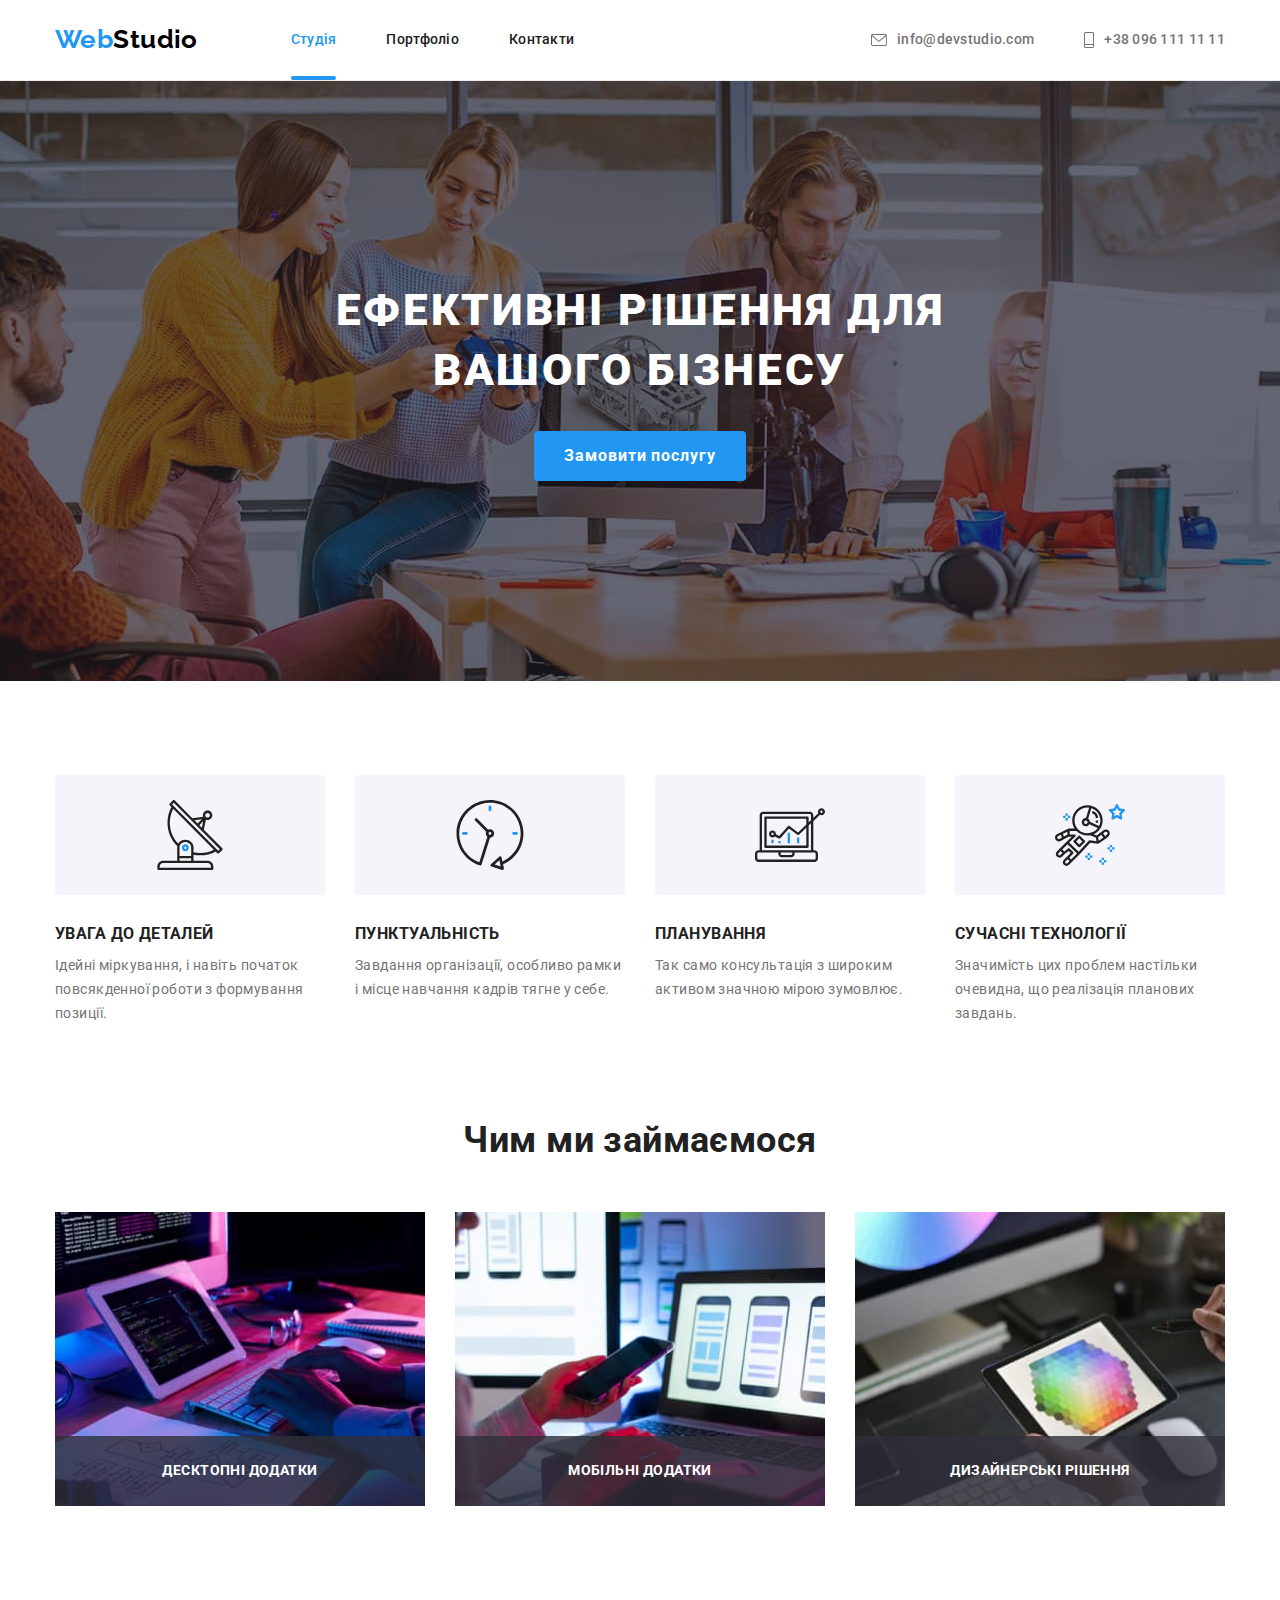
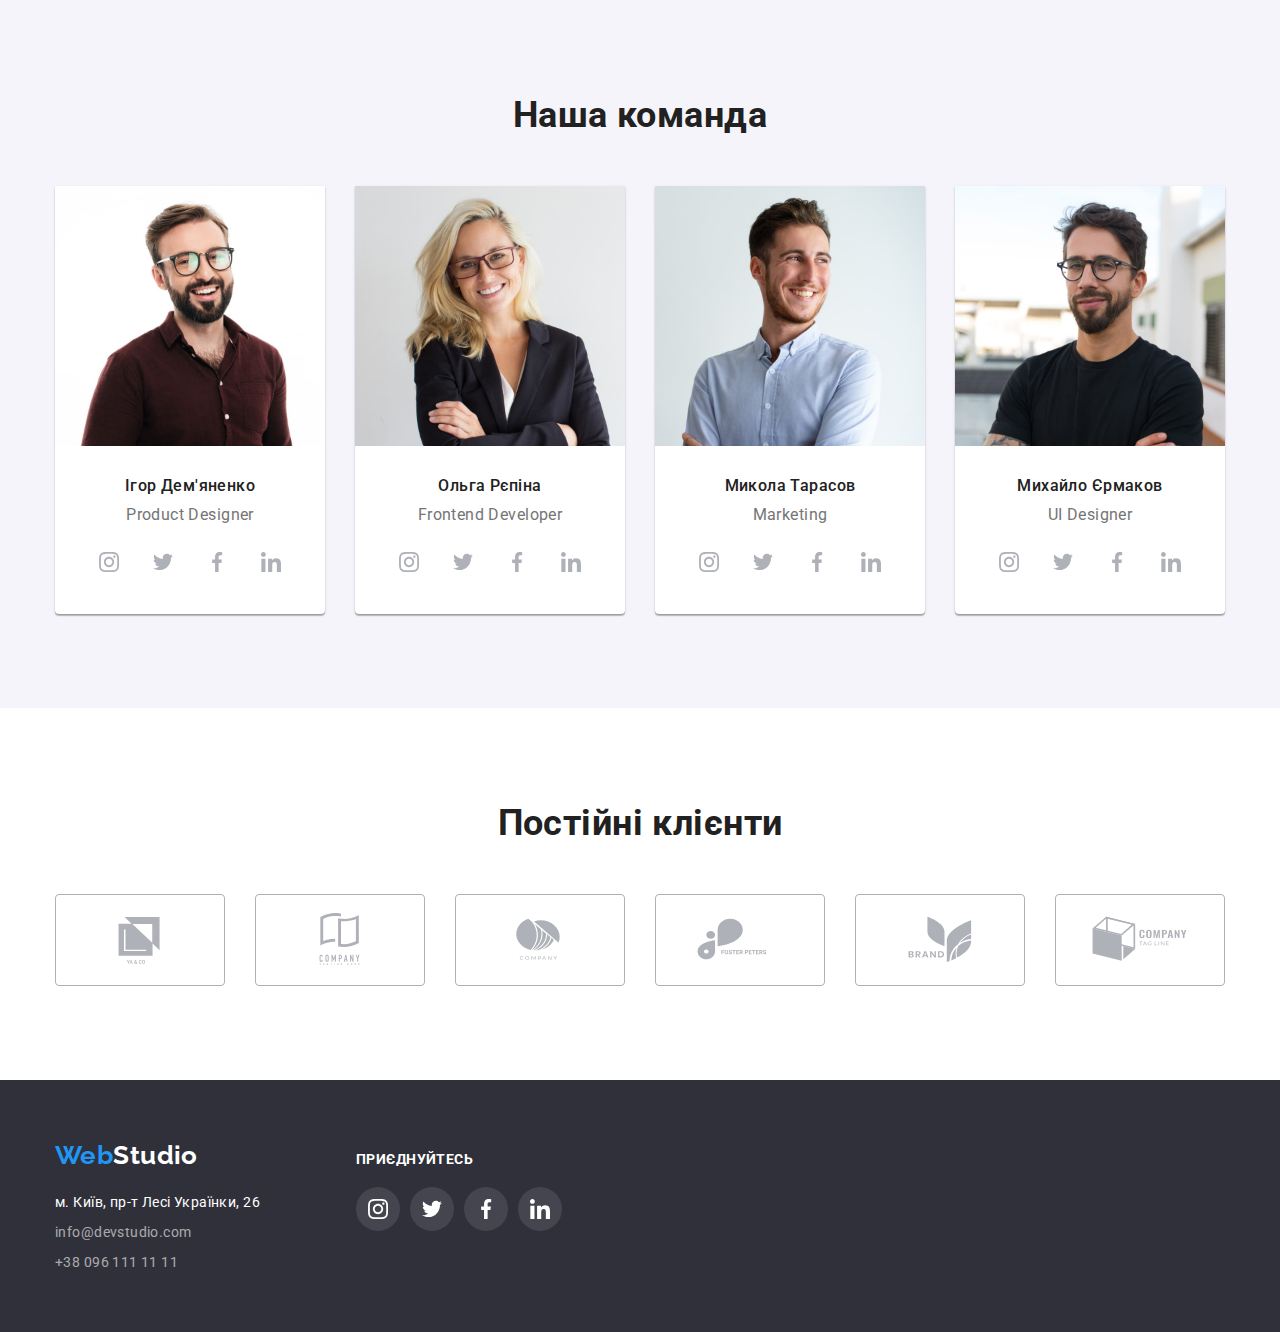
<file: index.html>
<!DOCTYPE html>
<html lang="uk">
<head>
    <meta charset="UTF-8">
    <meta http-equiv="X-UA-Compatible" content="IE=edge">
    <meta name="viewport" content="width=device-width, initial-scale=1.0">
    <title>WebStudio</title>
    <link rel="stylesheet" href="https://cdnjs.cloudflare.com/ajax/libs/modern-normalize/1.1.0/modern-normalize.min.css">
    <link href="https://fonts.googleapis.com/css2?family=Raleway:wght@700&family=Roboto:wght@400;500;700;900&display=swap"
        rel="stylesheet">
    <link rel="stylesheet" href="./css/styles.css">
</head>
<body>
    <header class="page-header">
        <div class="container main-nav">
            <nav class="main-nav">
                <a href="./index.html" class="logo"><span class="leftpart-logo">Web</span>Studio</a>
                
                <!-- Навігація -->
                <ul class="site-nav list">
                    <li class="item"><a href="./index.html" class="link current" >Студія</a></li>
                    <li class="item"><a href="./portfolio.html" class="link">Портфоліо</a></li>
                    <li class="item"><a href="./index.html" class="link">Контакти</a></li>
                </ul>
            </nav>
            <!-- Контакти -->
            <ul class="auth-nav list">
                <li class="item"><a href="mailto:info@devstudio.com" class="link">
                    <svg class="letter-icon">
                        <use href="./images/symbol-defs.svg#icon-letter-icon"></use>
                    </svg>
                     info@devstudio.com</a></li>
                <li class="item"><a href="tel:+380961111111" class="link">
                    <svg class="phone-icon">
                        <use href="./images/symbol-defs.svg#icon-phone-icon"></use>
                    </svg>
                    +38 096 111 11 11</a></li>
            </ul>
        </div>
    </header>

    <main>
        <!-- Hero -->
        <section class="hero">
            <h1 class="hero-title">Ефективні рішення для вашого бізнесу</h1>
            <button type="button" class="button primary" data-modal-open>Замовити послугу</button>
            <div class="backdrop is-hidden" data-modal>
                <div class="modal">
                    <button class="close-modal" data-modal-close>
                        <svg wight="20px" height="20px" class="icon-close">
                            <use href="./images/symbol-defs.svg#icon-close"></use>
                        </svg>
                    </button>
                </div>
            </div>
        </section>

        <!-- Приклади робіт -->
        <section class="section">
            <div class="container works">
                <h2 class="hidden-title">Те, що ми вам пропонуємо</h2>
        
                <ul class="services services-icon list">
                    <li class="item-services item">
                        <div class="container-icons">
                            <svg class="icon antenna" width="70" height="70">
                                <use href="./images/symbol-defs.svg#icon-antenna-icon"></use>
                            </svg>
                        </div>
                        <h3 class="title">УВАГА ДО ДЕТАЛЕЙ</h3>
                        <p class="text">Ідейні міркування, і навіть початок повсякденної роботи з формування позиції.</p>
                    </li>
                    <li class="item-services item">
                        <div class="container-icons">
                            <svg class="icon clock"  width="70" height="70">
                                <use href="./images/symbol-defs.svg#icon-clock-icon"></use>
                            </svg>
                        </div>
                        <h3 class="title">ПУНКТУАЛЬНІСТЬ</h3>
                        <p class="text">Завдання організації, особливо рамки і місце навчання кадрів тягне у себе.</p>
                    </li>
                    <li class="item-services item">
                        <div class="container-icons">
                            <svg class="icon diagram"  width="70" height="70">
                                <use href="./images/symbol-defs.svg#icon-diagram-icon"></use>
                            </svg>
                        </div>
                        <h3 class="title">ПЛАНУВАННЯ</h3>
                        <p class="text">Так само консультація з широким активом значною мірою зумовлює.</p>
                    </li>
                    <li class="item-services item">
                        <div class="container-icons">
                            <svg class="icon astronaut"  width="70" height="70">
                                <use href="./images/symbol-defs.svg#icon-astronaut-icon"></use>
                            </svg>
                        </div>
                        <h3 class="title">СУЧАСНІ ТЕХНОЛОГІЇ</h3>
                        <p class="text">Значимість цих проблем настільки очевидна, що реалізація планових завдань.</p>
                    </li>
                </ul>
            </div>
        </section>

        <!-- Наші роботи -->
        <section class="section no-padding photo-work">
            <div class="container">
                <h2 class="section-title">Чим ми займаємося</h2>
                <ul class="services list photo">
                    <li class="item">
                        <img src="./images/wemake1.jpg" alt="Написання коду" width="370">
                        <p class="services-text">Десктопні додатки</p></li>
                    <li class="item">
                        <img src="./images/wemake2.jpg" alt="Кросплатформеність" width="370">
                        <p class="services-text">Мобільні додатки</p></li>
                    <li class="item">
                        <img src="./images/wemake3.jpg" alt="Різноманітність" width="370">
                        <p class="services-text">Дизайнерські рішення</p></li>
                </ul>
            </div>
        </section>

        <!-- Наша команда -->
        <section class="section our-team">
            <div class="container team-container">
                <h2 class="section-title">Наша команда</h2> 

                <ul class="team list">
                    <li class="item">
                        <img src="./images/igor.jpg" alt="фото Ігора" width="270">
                        <h3 class="title">Ігор Дем'яненко</h3>
                        <p class="text position">Product Designer</p>
                        <ul class="socials-list list">
                            <li class="item-list">
                                <a href="#" class="link-icon">
                                    <svg wight="20px" height="20px" class="icon instagram">
                                        <use href="./images/symbol-defs.svg#icon-instagram-icon"></use>
                                    </svg>
                                </a>
                            </li>
                            <li class="item-list">
                                <a href="#" class="link-icon">
                                    <svg wight="20px" height="20px" class="icon twitter">
                                        <use href="./images/symbol-defs.svg#icon-twitter-icon"></use>
                                    </svg>
                                </a>
                            </li>
                            <li class="item-list">
                                <a href="#" class="link-icon">
                                    <svg wight="20px" height="20px" class="icon facebook">
                                        <use href="./images/symbol-defs.svg#icon-facebook-icon"></use>
                                    </svg>
                                </a>
                            </li>
                            <li class="item-list">
                                <a href="#" class="link-icon">
                                    <svg wight="20px" height="20px" class="icon linkedin">
                                        <use href="./images/symbol-defs.svg#icon-linkedin-icon"></use>
                                    </svg>
                                </a>
                            </li>
                        </ul>
                    </li>
                    <li class="item">
                        <img src="./images/olga.jpg" alt="фото Ольги" width="270">
                        <h3 class="title">Ольга Рєпіна</h3>
                        <p class="text position">Frontend Developer</p>
                        <ul class="socials-list list">
                            <li class="item-list">
                                <a href="#" class="link-icon">
                                    <svg wight="20px" height="20px" class="icon instagram">
                                        <use href="./images/symbol-defs.svg#icon-instagram-icon"></use>
                                    </svg>
                                </a>
                            </li>
                            <li class="item-list">
                                <a href="#" class="link-icon">
                                    <svg wight="20px" height="20px" class="icon twitter">
                                        <use href="./images/symbol-defs.svg#icon-twitter-icon"></use>
                                    </svg>
                                </a>
                            </li>
                            <li class="item-list">
                                <a href="#" class="link-icon">
                                    <svg wight="20px" height="20px" class="icon facebook">
                                        <use href="./images/symbol-defs.svg#icon-facebook-icon"></use>
                                    </svg>
                                </a>
                            </li>
                            <li class="item-list">
                                <a href="#" class="link-icon">
                                    <svg wight="20px" height="20px" class="icon linkedin">
                                        <use href="./images/symbol-defs.svg#icon-linkedin-icon"></use>
                                    </svg>
                                </a>
                            </li>
                        </ul>
                    </li>
                    <li class="item">
                        <img src="./images/mukola.jpg" alt="фото Миколи" width="270">
                        <h3 class="title">Микола Тарасов</h3>
                        <p class="text position">Marketing</p>
                        <ul class="socials-list list">
                            <li class="item-list">
                                <a href="#" class="link-icon">
                                    <svg wight="20px" height="20px" class="icon instagram">
                                        <use href="./images/symbol-defs.svg#icon-instagram-icon"></use>
                                    </svg>
                                </a>
                            </li>
                            <li class="item-list">
                                <a href="#" class="link-icon">
                                    <svg wight="20px" height="20px" class="icon twitter">
                                        <use href="./images/symbol-defs.svg#icon-twitter-icon"></use>
                                    </svg>
                                </a>
                            </li>
                            <li class="item-list">
                                <a href="#" class="link-icon">
                                    <svg wight="20px" height="20px" class="icon facebook">
                                        <use href="./images/symbol-defs.svg#icon-facebook-icon"></use>
                                    </svg>
                                </a>
                            </li>
                            <li class="item-list">
                                <a href="#" class="link-icon">
                                    <svg wight="20px" height="20px" class="icon linkedin">
                                        <use href="./images/symbol-defs.svg#icon-linkedin-icon"></use>
                                    </svg>
                                </a>
                            </li>
                        </ul>
                    </li>
                    <li class="item">
                        <img src="./images/mikhailo.jpg" alt="фото Михайла" width="270">
                        <h3 class="title">Михайло Єрмаков</h3>
                        <p class="text position">UI Designer</p>
                        <ul class="socials-list list">
                            <li class="item-list">
                                <a href="#" class="link-icon">
                                    <svg wight="20px" height="20px" class="icon instagram">
                                        <use href="./images/symbol-defs.svg#icon-instagram-icon"></use>
                                    </svg>
                                </a>
                            </li>
                            <li class="item-list">
                                <a href="#" class="link-icon">
                                    <svg wight="20px" height="20px" class="icon twitter">
                                        <use href="./images/symbol-defs.svg#icon-twitter-icon"></use>
                                    </svg>
                                </a>
                            </li>
                            <li class="item-list">
                                <a href="#" class="link-icon">
                                    <svg wight="20px" height="20px" class="icon facebook">
                                        <use href="./images/symbol-defs.svg#icon-facebook-icon"></use>
                                    </svg>
                                </a>
                            </li>
                            <li class="item-list">
                                <a href="#" class="link-icon">
                                    <svg wight="20px" height="20px" class="icon linkedin">
                                        <use href="./images/symbol-defs.svg#icon-linkedin-icon"></use>
                                    </svg>
                                </a>
                            </li>
                        </ul>
                    </li>
                </ul>
            </div>
        </section>

        <!-- Постійні клієнти -->
        <section class="section">
            <div class="container">
                <h2 class="section-title">Постійні клієнти</h3>

                <ul class="list list-clients">
                    <li class="item">
                        <a href="#" class="link"><svg wight="106px" height="60" class="icon">
                        <use href="./images/symbol-defs.svg#icon-client1"></use>
                    </svg></a></li>
                    <li class="item"><a href="#" class="link"><svg wight="106px" height="60" class="icon">
                        <use href="./images/symbol-defs.svg#icon-client2"></use>
                    </svg></a></li>
                    <li class="item"><a href="#" class="link"><svg wight="106px" height="60" class="icon">
                        <use href="./images/symbol-defs.svg#icon-client3"></use>
                    </svg></a></li>
                    <li class="item"><a href="#" class="link"><svg wight="106px" height="60" class="icon">
                        <use href="./images/symbol-defs.svg#icon-client4"></use>
                    </svg></a></li>
                    <li class="item"><a href="#" class="link"><svg wight="106px" height="60" class="icon">
                        <use href="./images/symbol-defs.svg#icon-client5"></use>
                    </svg></a></li>
                    <li class="item"><a href="#" class="link"><svg wight="106px" height="60" class="icon">
                        <use href="./images/symbol-defs.svg#icon-client6"></use>
                    </svg></a></li>
                </ul>
            </div>
        </section>
    </main>

    <!-- Футер -->
    <footer class="footer">
        <div class="container section-footer">
            <div>
                <a href="./index.html" class="logo"><span class="leftpart-logo">Web</span>Studio</a>

                <address>
                    <ul class="footer-nav list">
                        <li class="item"><a href="https://goo.gl/maps/yNZwZpyb3puwSqDS9"
                            target="_blank" rel="noreferrer noopener" class="link adress">
                            м. Київ, пр-т Лесі Українки, 26</a></li>
                        <li class="item"><a href="mailto:info@devstudio.com" class="link">info@devstudio.com</a></li>
                        <li class="item"><a href="tel:+380961111111" class="link">+38 096 111 11 11</a></li>
                    </ul>
                </address>
            </div>

            <div class="container-socials">
                <p class="footer-slogan">приєднуйтесь</p>
                <ul class="socials-list list footer-socials">
                    <li class="item-list">
                        <a href="#" class="link-icon footer-icon">
                            <svg wight="20px" height="20px" class="icon instagram">
                                <use href="./images/symbol-defs.svg#icon-instagram-icon"></use>
                            </svg>
                        </a>
                    </li>
                    <li class="item-list">
                        <a href="#" class="link-icon footer-icon">
                            <svg wight="20px" height="20px" class="icon twitter">
                                <use href="./images/symbol-defs.svg#icon-twitter-icon"></use>
                            </svg>
                        </a>
                    </li>
                    <li class="item-list">
                        <a href="#" class="link-icon footer-icon">
                            <svg wight="20px" height="20px" class="icon facebook">
                                <use href="./images/symbol-defs.svg#icon-facebook-icon"></use>
                            </svg>
                        </a>
                    </li>
                    <li class="item-list">
                        <a href="#" class="link-icon footer-icon">
                            <svg wight="20px" height="20px" class="icon linkedin">
                                <use href="./images/symbol-defs.svg#icon-linkedin-icon"></use>
                            </svg>
                        </a>
                    </li>
                </ul>
            </div>
        </div>
    </footer>
    
    <script src="./js/modal.js"></script>
</body>
</html>
</file>
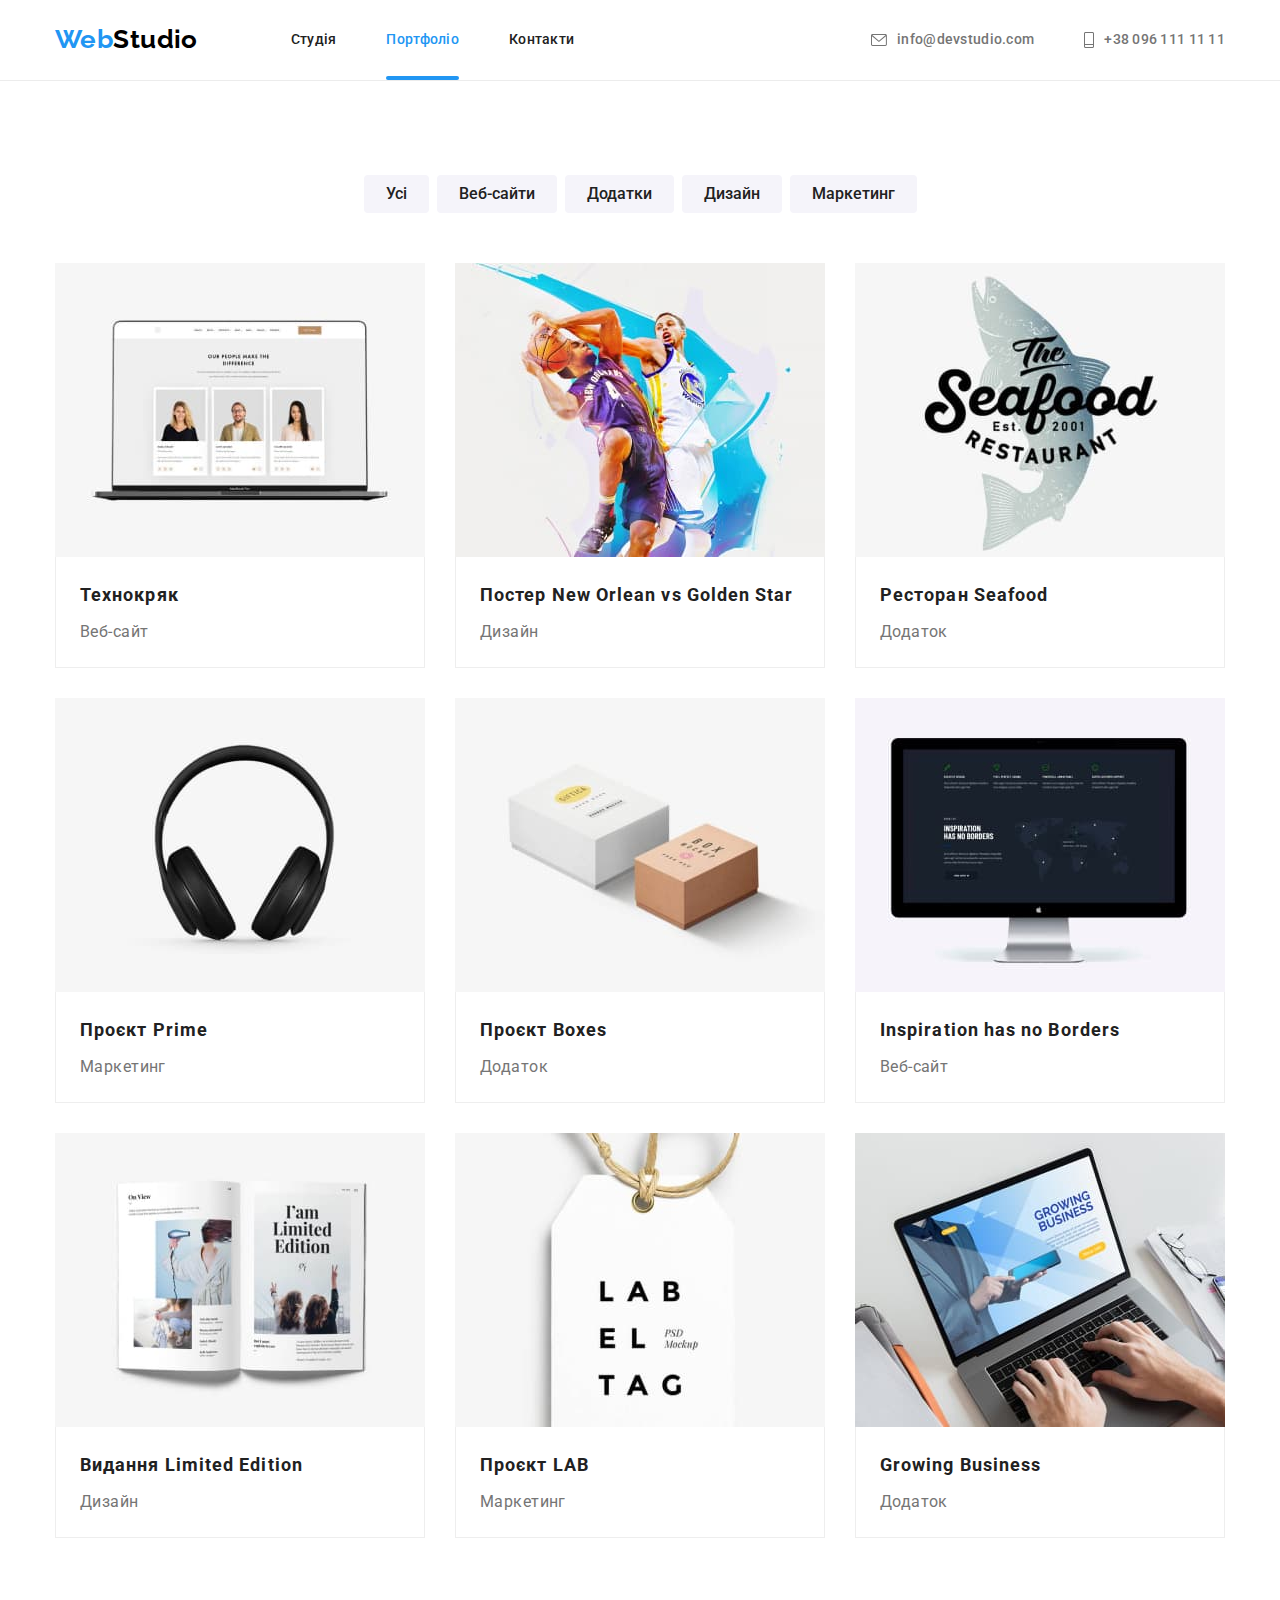
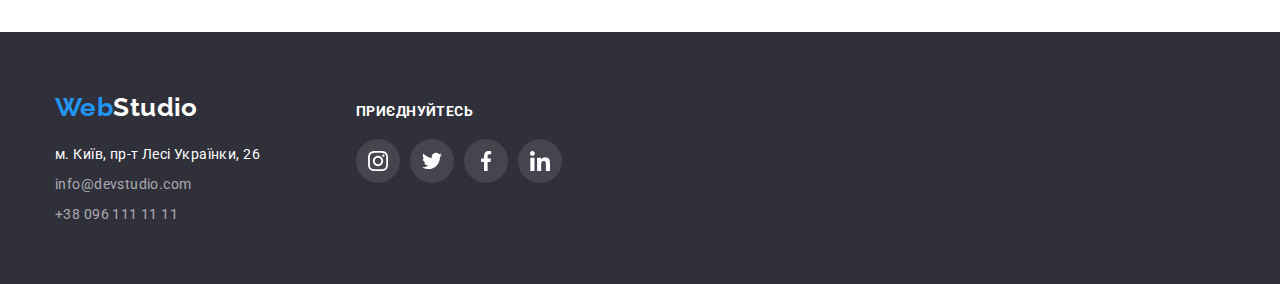
<file: portfolio.html>
<!DOCTYPE html>
<html lang="uk">
<head>
    <meta charset="UTF-8">
    <meta http-equiv="X-UA-Compatible" content="IE=edge">
    <meta name="viewport" content="width=device-width, initial-scale=1.0">
    <title>Portfolio</title>
    <link rel="stylesheet" href="https://cdnjs.cloudflare.com/ajax/libs/modern-normalize/1.1.0/modern-normalize.min.css">
    <link href="https://fonts.googleapis.com/css2?family=Raleway:wght@700&family=Roboto:wght@400;500;700;900&display=swap"
        rel="stylesheet">
    <link rel="stylesheet" href="./css/styles.css">
</head>

<body class="page">
    <header class="page-header">
        <div class="container main-nav">
            <nav class="main-nav">
                <a href="./index.html" class="logo"><span class="leftpart-logo">Web</span>Studio</a>
                
                <!-- Навігація -->
                <ul class="site-nav list">
                    <li class="item"><a href="./index.html" class="link" >Студія</a></li>
                    <li class="item"><a href="./portfolio.html" class="link current">Портфоліо</a></li>
                    <li class="item"><a href="./index.html" class="link">Контакти</a></li>
                </ul>
            </nav>
            <!-- Контакти -->
            <ul class="auth-nav list">
                <li class="item"><a href="mailto:info@devstudio.com" class="link">
                    <svg class="letter-icon">
                        <use href="./images/symbol-defs.svg#icon-letter-icon"></use>
                    </svg>
                     info@devstudio.com</a></li>
                <li class="item"><a href="tel:+380961111111" class="link">
                    <svg class="phone-icon">
                        <use href="./images/symbol-defs.svg#icon-phone-icon"></use>
                    </svg>
                    +38 096 111 11 11</a></li>
            </ul>
        </div>
    </header>

    <main>
        <section class="section features">
            <div class="container">
                <h1 class="hidden-title">Портфоліо</h1>
                <ul class="button-list list">
                    <li class="item"><button type="button" class="button secondary">Усі</button></li>
                    <li class="item"><button type="button" class="button secondary">Веб-сайти</button></li>
                    <li class="item"><button type="button" class="button secondary">Додатки</button></li>
                    <li class="item"><button type="button" class="button secondary">Дизайн</button></li>
                    <li class="item"><button type="button" class="button secondary">Маркетинг</button></li>
                </ul>

                <ul class="projects list">
                    <li class="item">
                        <a href="#" class="link">
                            <div class="description">
                                <img src="./images/example_1.jpg" alt="our work" width="370" height="294">
                                <p class="text-description">Ресурс пропонує комплексні пропозиції з різним рівнем функціоналу та сервісів. Все це дозволить відвідувачу отримати вичерпні відомості про компанію чи приватну особу.</p>
                            </div>
                            <div class="card-content">
                                <h2 class="title">Технокряк</h2>
                                <p class="text project">Веб-сайт</p>
                            </div>
                        </a>
                    </li>
                    <li class="item">
                        <a href="#" class="link">
                            <div class="description">
                                <img src="./images/example_2.jpg" alt="our work" width="370" height="294">
                                <p class="text-description">Lorem ipsum dolor sit amet consectetur adipisicing elit. Maxime, accusantium! Ex, harum itaque.</p>
                            </div>
                            <div class="card-content">
                                <h2 class="title">Постер New Orlean vs Golden Star</h2>
                                <p class="text project">Дизайн</p>
                            </div>
                        </a>
                    </li>
                    <li class="item">
                        <a href="#" class="link">
                            <div class="description">
                                <img src="./images/example_3.jpg" alt="our work" width="370" height="294">
                                <p class="text-description">Lorem ipsum dolor sit amet consectetur adipisicing elit. Maxime, accusantium! Ex, harum itaque.</p>
                            </div>                            <div class="card-content">
                                <h2 class="title">Ресторан Seafood</h2>
                                <p class="text project">Додаток</p>
                            </div>
                        </a>
                    </li>
                    <li class="item">
                        <a href="#" class="link">
                            <div class="description">
                                <img src="./images/example_4.jpg" alt="our work" width="370" height="294">
                                <p class="text-description">Lorem ipsum dolor sit amet consectetur adipisicing elit. Maxime, accusantium! Ex, harum itaque.</p>
                            </div>                            <div class="card-content">
                                <h2 class="title">Проєкт Prime</h2>
                                <p class="text project">Маркетинг</p>
                            </div>
                            <!-- <p class="description">Lorem ipsum dolor sit, amet consectetur adipisicing elit. Animi corrupti maiores itaque vitae!</p> -->
                        </a>
                    </li>
                    <li class="item">
                        <a href="#" class="link">
                            <div class="description">
                                <img src="./images/example_5.jpg" alt="our work" width="370" height="294">
                                <p class="text-description">Lorem ipsum dolor sit amet consectetur adipisicing elit. Maxime, accusantium! Ex, harum itaque.</p>
                            </div>                            <div class="card-content">
                                <h2 class="title">Проєкт Boxes</h2>
                                <p class="text project">Додаток</p>
                            </div>
                            <!-- <p class="description">Lorem ipsum, dolor sit amet consectetur adipisicing elit. Officia doloremque consectetur blanditiis nihil!</p> -->
                        </a>
                    </li>
                    <li class="item">
                        <a href="#" class="link">
                            <div class="description">
                                <img src="./images/example_6.jpg" alt="our work" width="370" height="294">
                                <p class="text-description">Lorem ipsum dolor sit amet consectetur adipisicing elit. Maxime, accusantium! Ex, harum itaque.</p>
                            </div>                            <div class="card-content">
                                <h2 class="title">Inspiration has no Borders</h2>
                                <p class="text project">Веб-сайт</p>
                            </div>
                            <!-- <p class="description">Lorem ipsum, dolor sit amet consectetur adipisicing elit. Officia doloremque consectetur blanditiis nihil!</p> -->
                        </a>
                    </li>
                    <li class="item">
                        <a href="#" class="link">
                            <div class="description">
                                <img src="./images/example_7.jpg" alt="our work" width="370" height="294">
                                <p class="text-description">Lorem ipsum dolor sit amet consectetur adipisicing elit. Maxime, accusantium! Ex, harum itaque.</p>
                            </div>                            <div class="card-content">
                                <h2 class="title">Видання Limited Edition</h2>
                                <p class="text project">Дизайн</p>
                            </div>
                            <!-- <p class="description">Lorem ipsum, dolor sit amet consectetur adipisicing elit. Officia doloremque consectetur blanditiis nihil!</p> -->
                        </a>
                    </li>
                    <li class="item">
                        <a href="#" class="link">
                            <div class="description">
                                <img src="./images/example_8.jpg" alt="our work" width="370" height="294">
                                <p class="text-description">Lorem ipsum dolor sit amet consectetur adipisicing elit. Maxime, accusantium! Ex, harum itaque.</p>
                            </div>                            <div class="card-content">
                                <h2 class="title">Проєкт LAB</h2>
                                <p class="text project">Маркетинг</p>
                            </div>
                            <!-- <p class="description">Lorem ipsum, dolor sit amet consectetur adipisicing elit. Officia doloremque consectetur blanditiis nihil!</p> -->
                        </a>
                    </li>
                    <li class="item">
                        <a href="#" class="link">
                            <div class="description">
                                <img src="./images/example_9.jpg" alt="our work" width="370" height="294">
                                <p class="text-description">Lorem ipsum dolor sit amet consectetur adipisicing elit. Maxime, accusantium! Ex, harum itaque.</p>
                            </div>                            <div class="card-content">
                                <h2 class="title">Growing Business</h2>
                                <p class="text project">Додаток</p>
                            </div>
                            <!-- <p class="description">Lorem ipsum, dolor sit amet consectetur adipisicing elit. Officia doloremque consectetur blanditiis nihil!</p> -->
                        </a>
                    </li>
                </ul>
            </div>
        </section>

    </main>

    <footer class="footer">
        <div class="container section-footer">
            <div>
                <a href="./index.html" class="logo"><span class="leftpart-logo">Web</span>Studio</a>

                <address>
                    <ul class="footer-nav list">
                        <li class="item"><a href="https://goo.gl/maps/yNZwZpyb3puwSqDS9"
                            target="_blank" rel="noreferrer noopener" class="link adress">
                            м. Київ, пр-т Лесі Українки, 26</a></li>
                        <li class="item"><a href="mailto:info@devstudio.com" class="link">info@devstudio.com</a></li>
                        <li class="item"><a href="tel:+380961111111" class="link">+38 096 111 11 11</a></li>
                    </ul>
                </address>
            </div>

            <div class="container-socials">
                <p class="footer-slogan">приєднуйтесь</p>
                <ul class="socials-list list footer-socials">
                    <li class="item-list">
                        <a href="#" class="link-icon footer-icon">
                            <svg wight="20px" height="20px" class="icon instagram">
                                <use href="./images/symbol-defs.svg#icon-instagram-icon"></use>
                            </svg>
                        </a>
                    </li>
                    <li class="item-list">
                        <a href="#" class="link-icon footer-icon">
                            <svg wight="20px" height="20px" class="icon twitter">
                                <use href="./images/symbol-defs.svg#icon-twitter-icon"></use>
                            </svg>
                        </a>
                    </li>
                    <li class="item-list">
                        <a href="#" class="link-icon footer-icon">
                            <svg wight="20px" height="20px" class="icon facebook">
                                <use href="./images/symbol-defs.svg#icon-facebook-icon"></use>
                            </svg>
                        </a>
                    </li>
                    <li class="item-list">
                        <a href="#" class="link-icon footer-icon">
                            <svg wight="20px" height="20px" class="icon linkedin">
                                <use href="./images/symbol-defs.svg#icon-linkedin-icon"></use>
                            </svg>
                        </a>
                    </li>
                </ul>
            </div>
        </div>
    </footer>
</body>
</file>
<file: css/styles.css>
/* Колір основного тексту #757575*/
/* Вторичний колір тексту #000000 */
/* Основний колір фону #F5F5F5 */
/* Вторичний колір фону #F5F4FA */
/* Колір при ховері та фокусу #2196F3 */

:root {
    --main-color: #757575;
    --secondary-color: #000000;
    --white-text-color: #FFFFFF;
    --main-background-color: #FFFFFF;
    --secondary-background-color: #F5F4FA;
    --accent-color: #2196F3;
    --title-color: #212121;
    --black-bg-color: #2F303A;
    --main-border-color: #EEEEEE;
    --secondary-border-color: #AFB1B8;
}

h1, h2, h3, h4, h5, h6, p, ul {
    margin: 0;
    padding: 0;
}

body {
    color: var(--main-color);
    background-color: var(--main-background-color);

    font-size: 14px;
    line-height: 1.71;
    font-family: Roboto, sans-serif;
    letter-spacing: 0.03em;
    
}

img {
    display: block;
    max-width: 100%;
    height: auto;
}

.logo {
    color: var(--secondary-color);

    font-family: Raleway, sans-serif;
    font-weight: 700;
    font-size: 26px;
    line-height: 1.2;
    text-decoration: none;
}

.leftpart-logo {
    color: var(--accent-color);
}

.list {
    padding: 0;
    margin: 0;
    list-style: none;
}

.page-header {
    border-bottom: 1px solid #ECECEC;
}

.auth-nav .item {
    display: inline-flex;
    align-items: center;
}

.auth-nav .mail-name::before {
    content: '';
    width: 16px;
    height: 12px;
    background-color: teal;
    background-image: url(../images/letter-icon.svg);
    background-size: contain;
}

/* Main nav */

.main-nav {
    display: flex;
    align-items: center;
}

/* site nav */
.site-nav {
    display: flex;
    margin-left: 93px;
}

.site-nav .item + .item {
    margin-left: 50px;
}

.site-nav .link {
    position: relative;
    padding-top: 32px;
    padding-bottom: 32px;
    display: inline-flex;
    color: var(--title-color);
    fill: var(--main-color);

    transition: color 250ms cubic-bezier(0.4, 0, 0.2, 1);

    font-weight: 500;
    line-height: 1.14;
    letter-spacing: 0.02em;
    text-decoration: none;
    align-items: center;
}

.link .letter-icon {
    fill: currentColor;

    margin-right: 10px;
    width: 16px;
    height: 12px;
}

.phone-icon {
    fill: currentColor;

    margin-right: 10px;
    width: 10px;
    height: 16px;
}

/* Auth nav */

.auth-nav {
    display: flex;
    margin-left: auto;
}

.auth-nav .item + .item {
    margin-left: 50px;
}

.auth-nav .link {
    display: flex;
    padding-top: 32px;
    padding-bottom: 32px;
    color: var(--main-color);

    transition: color 250ms cubic-bezier(0.4, 0, 0.2, 1);

    font-weight: 500;
    line-height: 1.14;
    letter-spacing: 0.02em;
    text-decoration: none;
    align-items: center;
}

.footer-nav .link.adress {
    color: var(--white-text-color);
}


.footer-nav .link {
    color: rgba(255, 255, 255, 0.6);
    transition: color 250ms cubic-bezier(0.4, 0, 0.2, 1);

    text-decoration: none;
    font-style: normal;
}

.site-nav .link:hover,
.site-nav .link:focus,
.auth-nav .link:hover,
.auth-nav .link:focus,
.footer-nav .link:hover,
.footer-nav .link:focus {
    color: var(--accent-color);
    fill: var(--accent-color);
}

.site-nav .link.current {
    color: var(--accent-color);
}

.site-nav .link.current::after {
    position: absolute;
    bottom: 0;
    left: 0;
    width: 100%;
    height: 4px;

    content: "";
    background-color: var(--accent-color);
    border-radius: 2px;
}

/* hero-title */

.hero-title {
    width: 696px;
    margin-left: auto;
    margin-right: auto;
    margin-bottom: 30px;
    margin-top: 0;
    color: var(--white-text-color);

    font-weight: 900;
    font-size: 44px;
    line-height: 1.36;
    text-align: center;
    letter-spacing: 0.06em;
    text-transform: uppercase;
}

.backdrop {
    position: fixed;
    top: 0;
    left: 0;

    width: 100%;
    height: 100%;

    background-color: rgba(0, 0, 0, 0.2)
}

.is-hidden {
    opacity: 0;
    pointer-events: none;
}

.modal {
    position: absolute;
    top: 50%;
    left: 50%;
    transform: translate(-50%, -50%);

    min-width: 528px;
    min-height: 581px;

    background-color: var(--main-background-color);
    box-shadow: 0px 1px 3px rgba(0, 0, 0, 0.12), 0px 1px 1px rgba(0, 0, 0, 0.14), 0px 2px 1px rgba(0, 0, 0, 0.2);
    border-radius: 4px;
}

.close-modal {
    display: flex;
    width: 30px;
    height: 30px;

    align-items: center;
    margin: 8px 8px auto auto;

    background-color: var(--main-background-color);
    border: 1px solid rgba(0, 0, 0, 0.1);
    border-radius: 50%;
    cursor: pointer;
    
}

.hidden-title {
    position: absolute;
    width: 1px;
    height: 1px;

    margin: -1px;
    border: 0;
    padding: 0;
    clip: rect(0 0 0 0);
    overflow: hidden;
}

.hero {
    position: relative;
    background-color: var(--black-bg-color);
    text-align: center;
    
    margin-right: auto;
    margin-left: auto;
    max-width: 1600px;
    min-height: 600px;
    padding-bottom: 200px;
    padding-top: 200px;

    background-image: linear-gradient(rgba(47, 48, 58, 0.4), rgba(47, 48, 58, 0.4)), url(../images/background-photo.jpg);
    background-size: cover;
    background-repeat: no-repeat;
    background-position: center;
}

.section-title {
    color: var(--title-color);

    font-weight: 700;
    font-size: 36px;
    line-height: 1.17;
    text-align: center;
}


/* our services */

.container-icons {
    display: flex;
    margin-bottom: 30px;
    align-items: center;
    justify-content: center;
    
    height: 120px;
    background-color: var(--secondary-background-color);
    border-radius: 4px;
}



.container-icons:last-child {
    margin-right: 0;
}

.section.photo-work .section-title {
    padding-top: 0;
}

.section .services {
    display: flex;
}

.services .title {
    margin-top: 0;
    margin-bottom: 10px;
    color: var(--title-color);

    font-weight: 700;
    line-height: 1.14;
    text-transform: uppercase;
}

.photo-work {
    padding-bottom: 0;
}

.works .text {
    padding-bottom: 0;
}

.services .text {
    color: var(--main-color);
    padding-bottom: 0;
    margin-top: 10px;
    margin-bottom: 0;
}

.services .text.position {
    font-size: 16px;
    line-height: 1.19;
}

.services .item {
    width: 370px;
    margin-right: 30px;
}

.services .item:last-child {
    margin-right: 0;
}

.services.photo .item {
    position: relative;
    width: 370px;
    margin-right: 30px;
    z-index: -1;
}

.services.photo .item:last-child {
    margin-right: 0;
}

.services-text {
    position: absolute;
    bottom:  0;
    width: 100%;
    height: 70px;
    display: flex;
    align-items: center;
    justify-content: center;
    
    color: var(--main-background-color);
    font-weight: 700;
    line-height: 1.14;
    text-transform: uppercase;
    background-color: rgba(47, 48, 58, 0.8);
}
/* Projects */

.projects .project {
    font-size: 16px;
    line-height: 1.88;
}

.projects {
    display: flex;
    flex-wrap: wrap;
}

.projects .item {
    width: calc((100% - 60px) / 3);
    margin-right: 30px;
    margin-bottom: 30px;
}

.projects .item:nth-child(3n) {
    margin-right: 0;
}

.projects .item:nth-last-child(-n + 3) {
    margin-bottom: 0;
}

.projects a {
    display: block;
    text-decoration: none;

    transition: box-shadow 250ms cubic-bezier(0.4, 0, 0.2, 1);
    max-width: 370px;
}

.projects a:hover,
.projects a:focus {
    box-shadow: 0px 1px 1px rgba(0, 0, 0, 0.12), 0px 4px 4px rgba(0, 0, 0, 0.06), 1px 4px 6px rgba(0, 0, 0, 0.16);
}

.card-content {
    padding: 20px 24px;
    border: 1px solid var(--main-border-color);
    border-top: none;
}

.projects .description {
    position: relative;

    overflow: hidden;
    color: var(--main-color)
} 

.projects .text-description {
    position: absolute;
    top: 0;
    left: 0;
    width: 100%;
    height: 100%;
    padding: 63px 24px;

    color: var(--main-background-color);
    background-color: rgba(33, 150, 243, 0.9);
    font-size: 18px;
    line-height: 1.6;
    pointer-events: none;
    transform: translatey(101%);
    transition: transform 250ms cubic-bezier(0.4, 0, 0.2, 1);
}

.projects a:hover .text-description,
.projects a:focus .text-description {
    transform: translate(0);
}

.projects .title {
    margin-bottom: 4px;
    color: var(--title-color);

    font-weight: 700;
    font-size: 18px;
    line-height: 2;
    letter-spacing: 0.06em;
}

.projects .text {
    color: var(--main-color);

    font-size: 16px;
    line-height: 1.88;
}

.team .title {
    padding-top: 30px;
    margin-bottom: 10px;
    text-align: center;
    color: var(--title-color);

    font-weight: 500;
    font-size: 16px;
    line-height: 1.19;
}

.team .text {
    margin-bottom: 16px;

    text-align: center;
    font-size: 16px;
    line-height: 1.19;
}

/* our team */

.section-title.team {
    padding-top: 94px;
}

.our-team {
    margin-bottom: 0;
}

.team {
    display: flex;
    flex-wrap: wrap;
}

.team .item {
    background-color: var(--main-background-color);
    margin-right: 0;
    width: 270px;
    
    box-shadow: 0px 1px 3px rgba(0, 0, 0, 0.12), 0px 1px 1px rgba(0, 0, 0, 0.14), 0px 2px 1px rgba(0, 0, 0, 0.2);
    border-radius: 0px 0px 4px 4px;
}

.team .item + .item {
    margin-left: 30px;
}

.section.our-team {
    background-color: var(--secondary-background-color);
}

.socials-list {
    display: flex;
    justify-content: center;
    margin-bottom: 30px;
}

.item-list:not(:last-child) {
    margin-right: 10px;
}

.item-list {
    
}

.link-icon {
    border-radius: 50%;
    height: 44px;
    width: 44px;

    transition: fill 250ms cubic-bezier(0.4, 0, 0.2, 1), background-color 250ms cubic-bezier(0.4, 0, 0.2, 1);

    display: flex;
    align-items: center;
    justify-content: center;
    background-color: var(--main-background-color);
    fill: var(--secondary-border-color);
}

.link-icon:hover,
.link-icon:focus {
    background-color: var(--accent-color);
    fill: var(--main-background-color);
}
/* OUR CLIENTS */

.list-clients {
    display: flex;
    flex-wrap: wrap;
}

.list-clients .item {
    margin-right: 30px;
}

.list-clients .item:last-child {
    margin-right: 0;
}

.list-clients .link {
    height: 92px;
    width: 170px;
    display: flex;
    align-items: center;

    transition: fill 250ms cubic-bezier(0.4, 0, 0.2, 1), border 250ms cubic-bezier(0.4, 0, 0.2, 1);

    border: 1px solid var(--secondary-border-color);
    fill: var(--secondary-border-color);
    border-radius: 4px;
}

.list-clients .link:hover,
.list-clients .link:focus {
    border: 1px solid var(--accent-color);
    fill: var(--accent-color);
}

/* Buttons */

.button {
    color: var(--title-color);
    background-color: var(--secondary-background-color);

    font-family: inherit;
    cursor: pointer;

}

.button.primary {
    border: none;
    border-radius: 4px;
    color: var(--white-text-color);
    background-color: var(--accent-color); 

    font-weight: 700;
    font-size: 16px;
    line-height: 1.87;
    letter-spacing: 0.06em; 
}

.button.primary:hover,
.button.primary:focus {
    background-color: #188CE8;
}


.button.secondary {
    color: var(--title-color);
    background-color:var(--secondary-background-color);

    font-weight: 500;
    font-size: 16px;
    line-height: 1.62;

    border-radius: 4px;
    border: none;
}

.button.secondary:hover,
.button.secondary:focus {
    color: var(--white-text-color);
    background-color: var(--accent-color);
    box-shadow: 0px 3px 1px rgba(0, 0, 0, 0.1), 0px 1px 2px rgba(0, 0, 0, 0.08), 0px 2px 2px rgba(0, 0, 0, 0.12);
}

.hero .button.primary {
    transition: background-color 250ms cubic-bezier(0.4, 0, 0.2, 1);
    padding: 10px 30px;
}

.button-list {
    font-size: 0;
    display: flex;
    justify-content: center;  
    margin-bottom: 50px;  
}

.button-list .button.secondary {
    transition: color 250ms cubic-bezier(0.4, 0, 0.2, 1), background-color 250ms cubic-bezier(0.4, 0, 0.2, 1), box-shadow 250ms cubic-bezier(0.4, 0, 0.2, 1);
    padding: 6px 22px;
}

.button-list .item + .item {
    margin-left: 8px;
}

/* footer */

.section-footer {
    display: flex;
    align-items: baseline;
}

.adress {
    color: var(--white-text-color);
}

.footer {
    background-color: var(--black-bg-color);
    padding-top: 60px;
    padding-bottom: 60px;

}

.footer .logo {
    display: inline-block;
    margin-bottom: 20px;
    color: var(--white-text-color);
}

.footer-nav .item {
    margin-bottom: 9px;
    width: 231px;
    height: 21px;
}

.footer-nav .item:last-child {
    margin-bottom: 0;
}

.footer-socials {
    padding-left: 0;
    padding-right: 0;
    padding-bottom: 0;
    margin-bottom: 0;
}

.footer-icon {
    background-color: rgba(255, 255, 255, 0.1);
    fill: var(--main-background-color);
}

.list-socials {
    display: flex;


}

.list-socials .item {
    display: block;
    width: 44px;
    height: 44px;
    background-color: rgba(255, 255, 255, 0.1);
    border-radius: 50%;
    background-repeat: no-repeat;
    background-position: center;

    margin-right: 10px;

    cursor: pointer;
}

.list-socials .item:last-child {
    margin-right: 0;
}

.footer-slogan {
    color: var(--main-background-color);
    size: 14px;
    font-weight: 700;
    line-height: 1.17;
    text-transform: uppercase;

    margin-bottom: 20px;
}

.container-socials {
    margin-left: 70px;
}

.list-socials .item:hover,
.list-socials .item:focus {
    background-color: var(--accent-color);
}

/* containers */

.container {
    margin-right: auto;
    margin-left: auto;
    padding-left: 15px;
    padding-right: 15px;
    width: 1200px;
}

/* sections */

.section.no-padding {
    padding-top: 0;
}

.section .section-title {
    margin-bottom: 50px;
}

.section {
    padding-top: 94px;
    padding-bottom: 94px;
}
</file>
